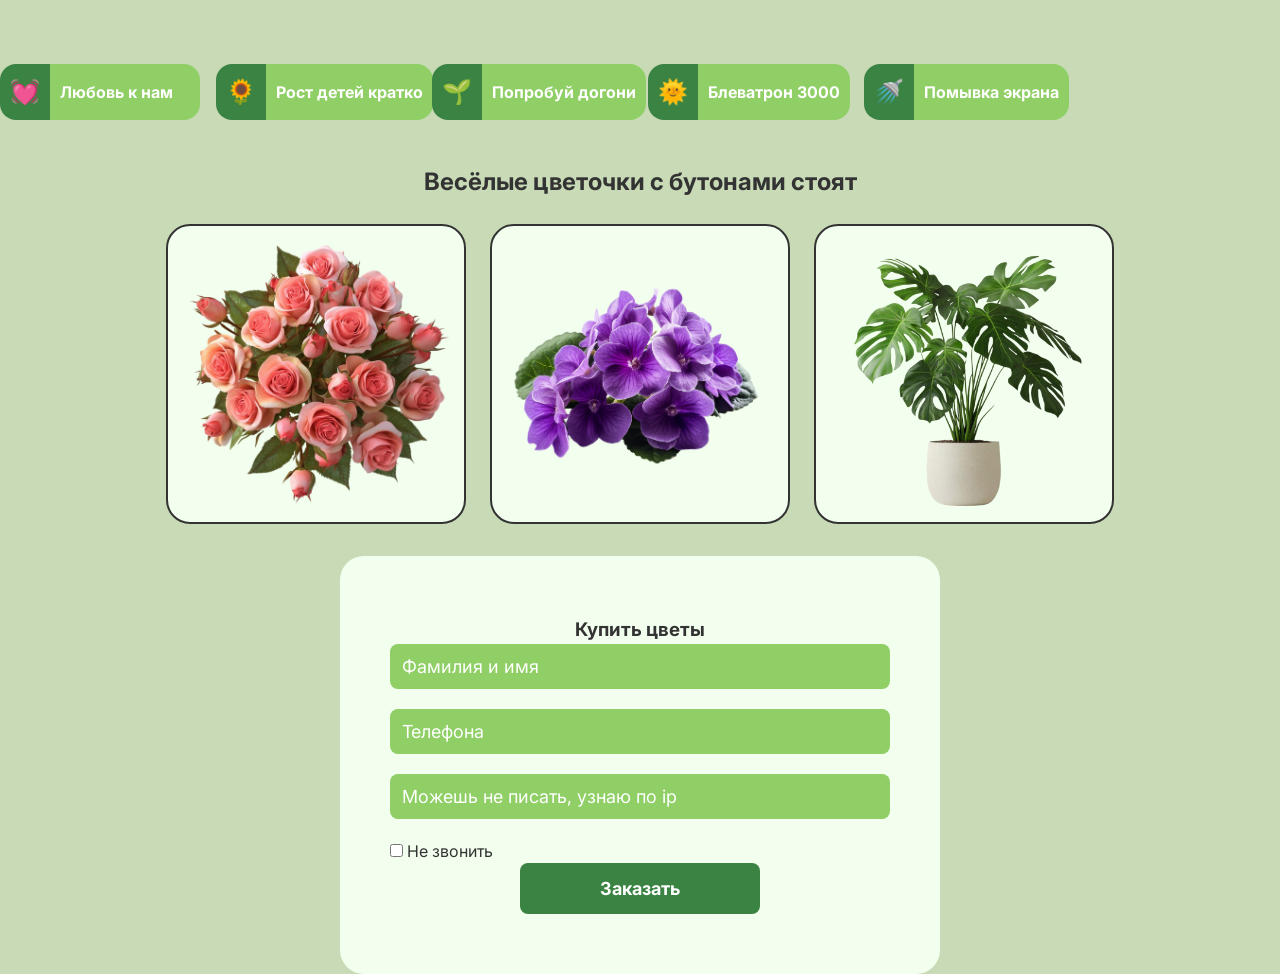
<file: index.html>
<!DOCTYPE html>
<html lang="en">
<head>
    <meta charset="UTF-8">
    <meta name="viewport" content="width=device-width, initial-scale=1.0">
    <title>Итоговый проект</title>
    <link rel="stylesheet" href="style.css">
</head>
<body>
    <main>
        <section class="catalog">
            <nav>
                <ul>
                    <li>
                        <a class="filter" href="index4.html">
                            <div class="filter-icon">
                                <span class="popular">💓</span>
                            </div>
                            <div class="filter-text">Любовь к нам</div>
                        </a>
                    </li>
                    <li>
                        <a href="index5.html" class="filter">
                            <div class="filter-icon">
                                <span class="high">🌻</span>
                            </div>
                            <div class="filter-text">Рост детей кратко</div>
                        </a>
                    </li>
                    <li>
                        <a href="index7.html" class="filter">
                            <div class="filter-icon">
                                <span class="early">🌱</span>
                            </div>
                            <div class="filter-text">Попробуй догони</div>
                        </a>
                    </li>
                    <li>
                        <a href="index6.html" class="filter">
                            <div class="filter-icon">
                                <span class="light">🌞</span>
                            </div>
                            <div class="filter-text">Блеватрон 3000</div>
                        </a>
                    </li>
                    <li>
                        <a href="https://market.yandex.ru/search?utm_source=yandex&utm_medium=search&utm_campaign=ymp_offer_dp_elektronika_search_mrkscr_bko_dyb_search_rus&utm_content=cid%3A708164099%7Cgid%3A5732464231%7Caid%3A1904536066608409625%7Cph%3A205732464231%7Cpt%3Apremium%7Cpn%3A1%7Csrc%3Ayandex.ru%7Cst%3Asearch%7Crid%3A205732464231%7Ccgcid%3A0&clid=1601&yclid=9198900376739512319&text=Чистящее%20средство%20для%20очков%20и%20ЖК%20дисплеев%20100%20мл.%20Clean%26Green%20CG8130" class="filter">
                            <div class="filter-icon">
                                <span class="rare">🚿</span>
                            </div>
                            <div class="filter-text">Помывка экрана</div>
                        </a>
                    </li>
                </ul>
            </nav>
            <div class="list">
                <header>
                    <h2 style="text-align: center;">Весёлые цветочки с бутонами стоят</h2>
                </header>
                <article class="card">
                    <img src="roses.png" alt="Розы">
                </article>
                <article class="card">
                    <img src="violet.png" alt="Фиалки">
                </article>
                <article class="card">
                    <img src="monstera.png" alt="Монстера">
                </article>
            </div>
        </section>
        <section class="order">
            <form id="order-form" action="">
                <header>
                    <h3 style="text-align: center;">Купить цветы</h3>
                </header>
                <div class="field">
                    <input class="input" name="fullname" id="fullname" type="text" placeholder="Фамилия и имя">
                </div>
                <div class="field">
                    <input class="input" name="phone" id="phone" type="text" placeholder="Телефона">
                </div>
                <div class="field">
                    <input class="input" name="adress" id="adress" type="text" placeholder="Можешь не писать, узнаю по ip">
                </div>
                <input type="checkbox">
                <p>Не звонить</p>
                <a href="index2.html" class="submit-btn" style="text-align: center;">Заказать</a>
            </form>
        </section>
    </main>
</body>
</html>
</file>
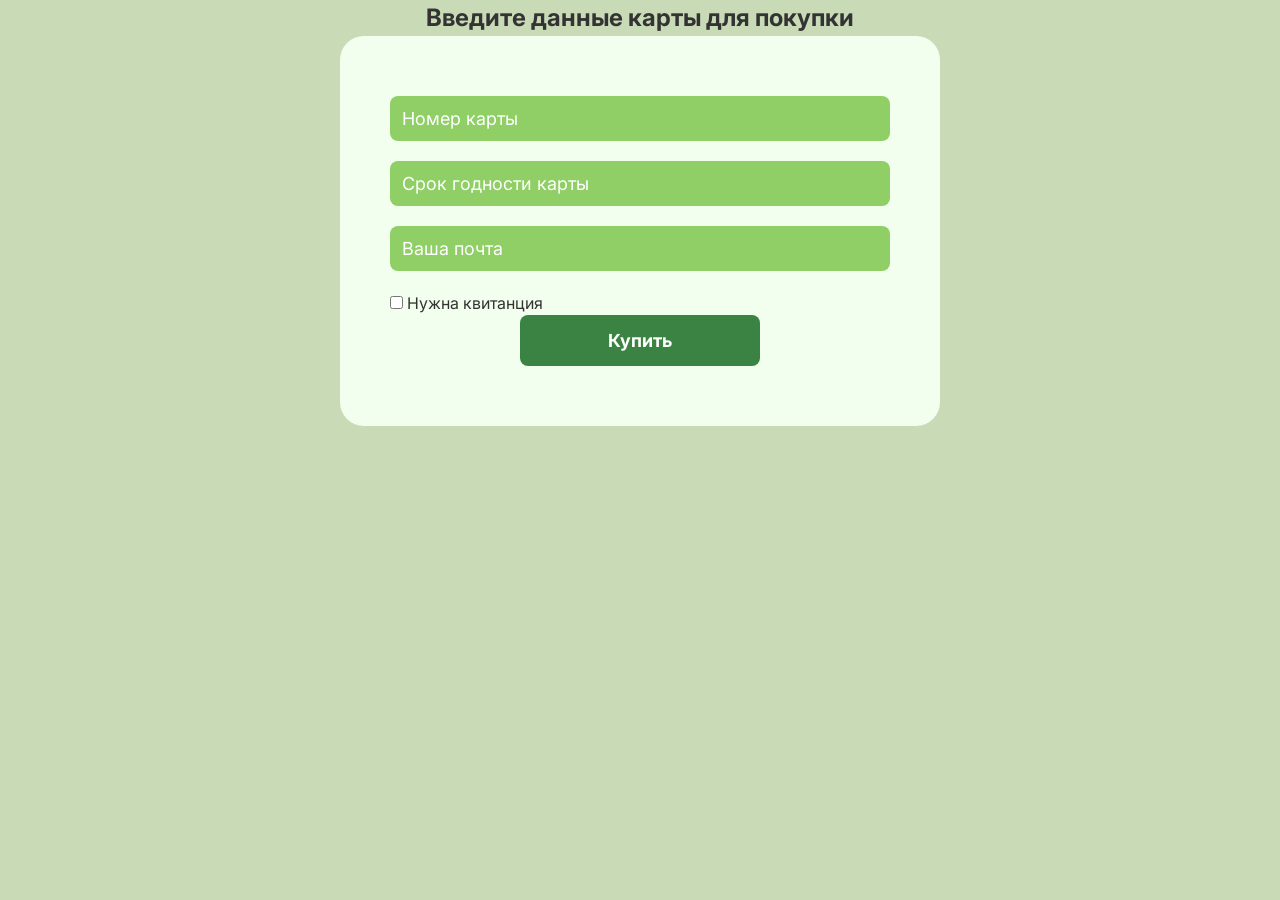
<file: index2.html>
<!DOCTYPE html>
<html lang="en">
<head>
    <meta charset="UTF-8">
    <meta name="viewport" content="width=device-width, initial-scale=1.0">
    <title>Точно не мошенники</title>
    <link rel="stylesheet" href="style.css">
</head>
<body>
    <h2 style="text-align: center;">Введите данные карты для покупки</h2>
    <section class="order">
        <form id="order-form" action="">
            <div class="field">
                <input class="input" name="number" id="number" type="text" placeholder="Номер карты">
            </div>
            <div class="field">
                <input class="input" name="srock" id="srock" type="text" placeholder="Срок годности карты">
            </div>
            <div class="field">
                <input class="input" name="email" id="email" type="text" placeholder="Ваша почта">
            </div>
            <input type="checkbox">
            <p>Нужна квитанция</p>
            <a href="index3.html" class="submit-btn" style="text-align: center;">Купить</a>
        </form>
    </section>
</body>
</html>
</file>
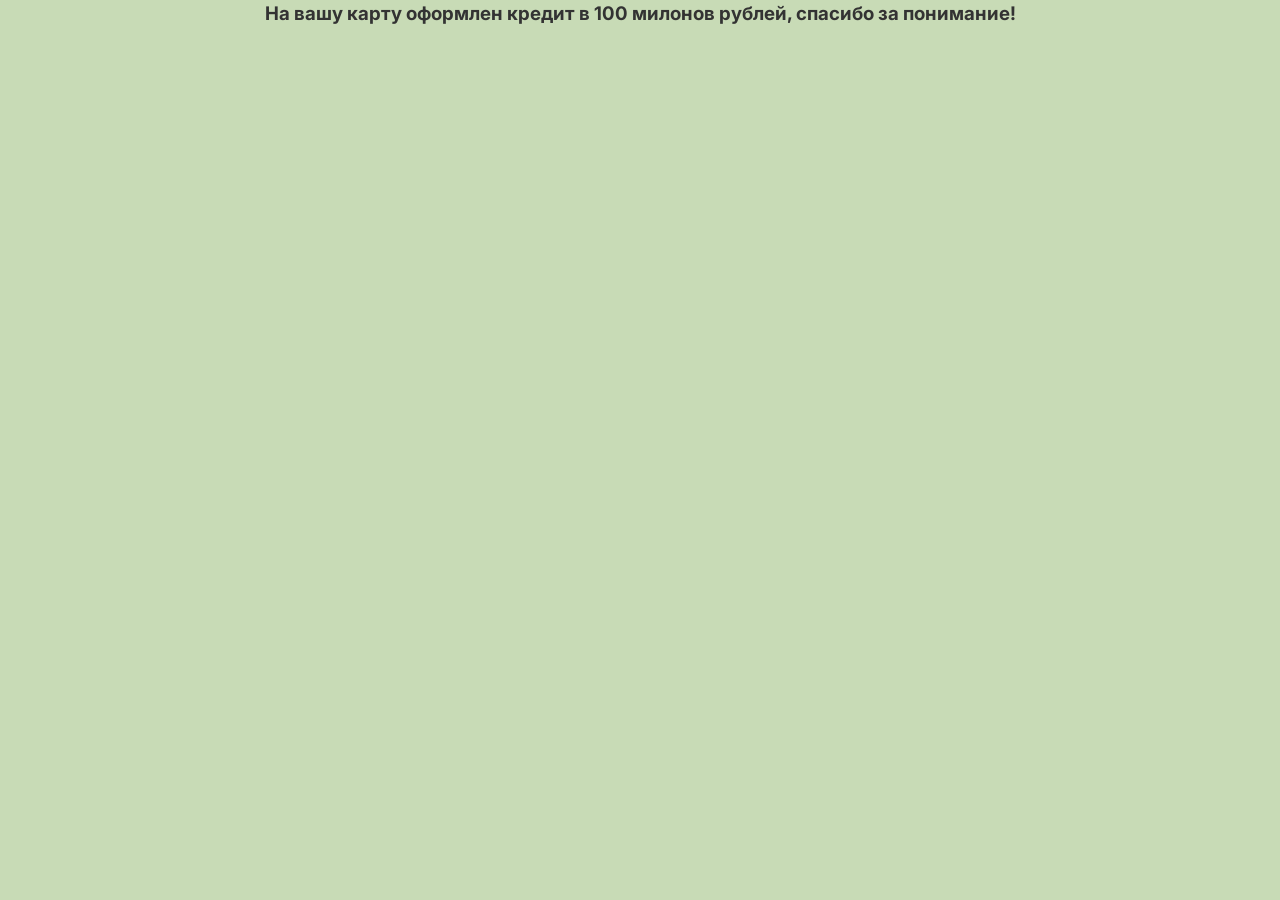
<file: index3.html>
<!DOCTYPE html>
<html lang="en">
<head>
    <meta charset="UTF-8">
    <meta name="viewport" content="width=device-width, initial-scale=1.0">
    <title>Точно не мошенники</title>
    <link rel="stylesheet" href="style.css">
</head>
<body>
    <h3 style="text-align: center;">На вашу карту оформлен кредит в 100 милонов рублей, спасибо за понимание!</h3>
</body>
</html>
</file>
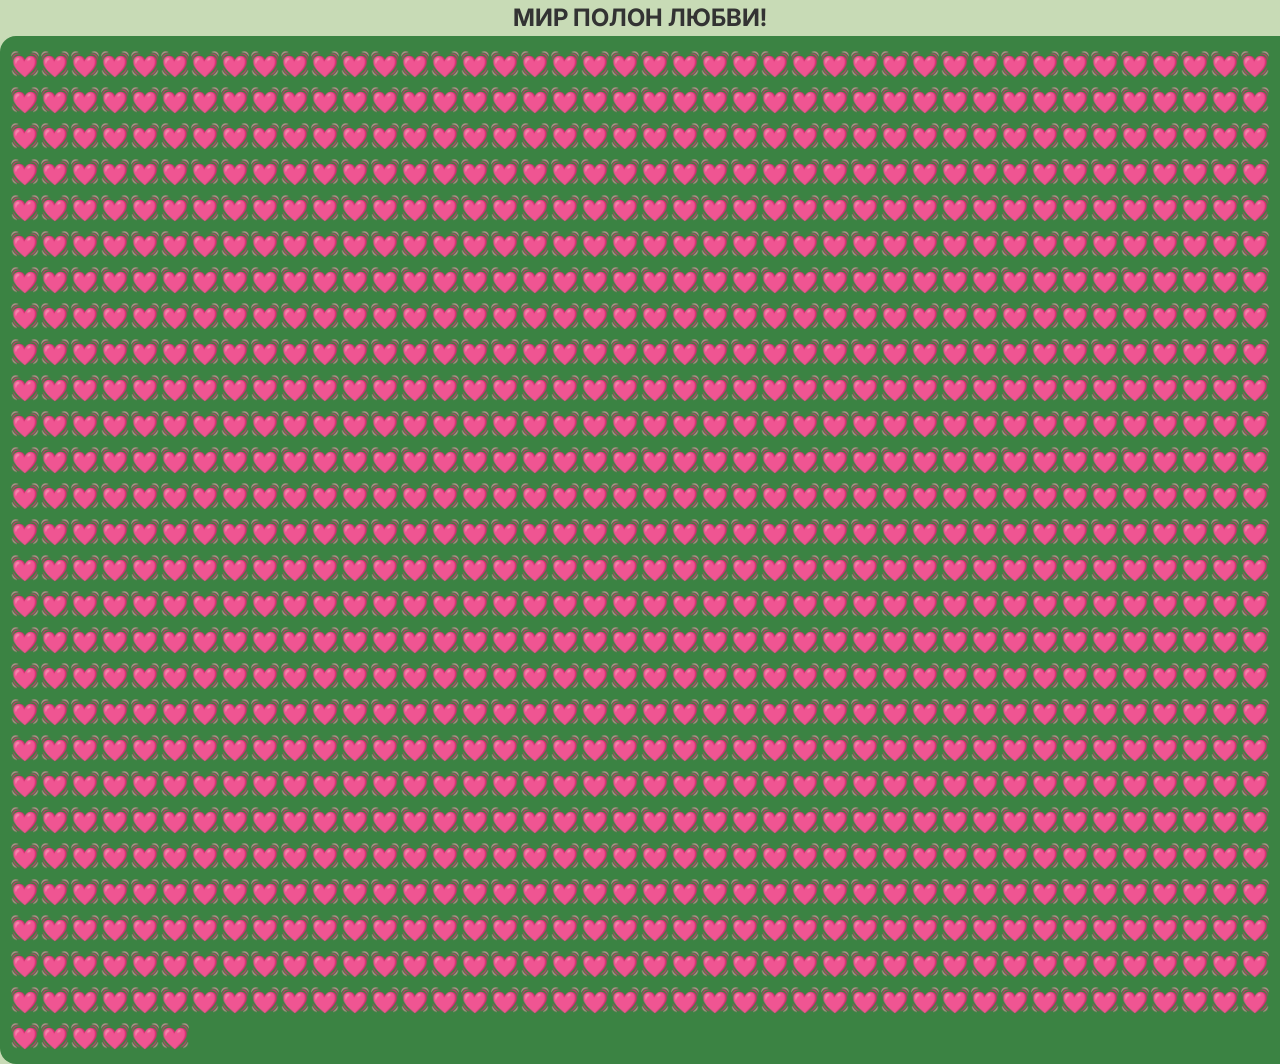
<file: index4.html>
<!DOCTYPE html>
<html lang="en">
<head>
    <meta charset="UTF-8">
    <meta name="viewport" content="width=device-width, initial-scale=1.0">
    <title>Хорошо</title>
    <link rel="stylesheet" href="style.css">
</head>
<body>
    <h2 style="text-align: center;">МИР ПОЛОН ЛЮБВИ!</h2>
    <a class="filter1"><div class="filter-icon">
        <span class="popular">💓💓💓💓💓💓💓💓💓💓💓💓💓💓💓💓💓💓💓💓💓💓💓💓💓💓💓💓💓💓💓💓💓💓💓💓💓💓💓💓💓💓💓💓💓💓💓💓💓💓💓💓💓💓💓💓💓💓💓💓💓💓💓💓💓💓💓💓💓💓💓💓💓💓💓💓💓💓💓💓💓💓💓💓💓💓💓💓💓💓💓💓💓💓💓💓💓💓💓💓💓💓💓💓💓💓💓💓💓💓💓💓💓💓💓💓💓💓💓💓💓💓💓💓💓💓💓💓💓💓💓💓💓💓💓💓💓💓💓💓💓💓💓💓💓💓💓💓💓💓💓💓💓💓💓💓💓💓💓💓💓💓💓💓💓💓💓💓💓💓💓💓💓💓💓💓💓💓💓💓💓💓💓💓💓💓💓💓💓💓💓💓💓💓💓💓💓💓💓💓💓💓💓💓💓💓💓💓💓💓💓💓💓💓💓💓💓💓💓💓💓💓💓💓💓💓💓💓💓💓💓💓💓💓💓💓💓💓💓💓💓💓💓💓💓💓💓💓💓💓💓💓💓💓💓💓💓💓💓💓💓💓💓💓💓💓💓💓💓💓💓💓💓💓💓💓💓💓💓💓💓💓💓💓💓💓💓💓💓💓💓💓💓💓💓💓💓💓💓💓💓💓💓💓💓💓💓💓💓💓💓💓💓💓💓💓💓💓💓💓💓💓💓💓💓💓💓💓💓💓💓💓💓💓💓💓💓💓💓💓💓💓💓💓💓💓💓💓💓💓💓💓💓💓💓💓💓💓💓💓💓💓💓💓💓💓💓💓💓💓💓💓💓💓💓💓💓💓💓💓💓💓💓💓💓💓💓💓💓💓💓💓💓💓💓💓💓💓💓💓💓💓💓💓💓💓💓💓💓💓💓💓💓💓💓💓💓💓💓💓💓💓💓💓💓💓💓💓💓💓💓💓💓💓💓💓💓💓💓💓💓💓💓💓💓💓💓💓💓💓💓💓💓💓💓💓💓💓💓💓💓💓💓💓💓💓💓💓💓💓💓💓💓💓💓💓💓💓💓💓💓💓💓💓💓💓💓💓💓💓💓💓💓💓💓💓💓💓💓💓💓💓💓💓💓💓💓💓💓💓💓💓💓💓💓💓💓💓💓💓💓💓💓💓💓💓💓💓💓💓💓💓💓💓💓💓💓💓💓💓💓💓💓💓💓💓💓💓💓💓💓💓💓💓💓💓💓💓💓💓💓💓💓💓💓💓💓💓💓💓💓💓💓💓💓💓💓💓💓💓💓💓💓💓💓💓💓💓💓💓💓💓💓💓💓💓💓💓💓💓💓💓💓💓💓💓💓💓💓💓💓💓💓💓💓💓💓💓💓💓💓💓💓💓💓💓💓💓💓💓💓💓💓💓💓💓💓💓💓💓💓💓💓💓💓💓💓💓💓💓💓💓💓💓💓💓💓💓💓💓💓💓💓💓💓💓💓💓💓💓💓💓💓💓💓💓💓💓💓💓💓💓💓💓💓💓💓💓💓💓💓💓💓💓💓💓💓💓💓💓💓💓💓💓💓💓💓💓💓💓💓💓💓💓💓💓💓💓💓💓💓💓💓💓💓💓💓💓💓💓💓💓💓💓💓💓💓💓💓💓💓💓💓💓💓💓💓💓💓💓💓💓💓💓💓💓💓💓💓💓💓💓💓💓💓💓💓💓💓💓💓💓💓💓💓💓💓💓💓💓💓💓💓💓💓💓💓💓💓💓💓💓💓💓💓💓💓💓💓💓💓💓💓💓💓💓💓💓💓💓💓💓💓💓💓💓💓💓💓💓💓💓💓💓💓💓💓💓💓💓💓💓💓💓💓💓💓💓💓💓💓💓💓💓💓💓💓💓💓💓💓💓💓💓💓💓💓💓💓💓💓💓💓💓💓💓💓💓💓💓💓💓💓💓💓💓💓💓💓💓💓💓💓💓💓💓💓💓💓💓💓💓💓💓💓💓💓💓💓💓💓💓💓💓💓💓💓💓💓💓💓💓💓💓💓💓💓💓💓💓💓💓💓💓💓💓💓💓💓💓💓💓💓💓💓💓💓💓💓💓💓💓💓💓💓💓💓💓💓💓💓💓💓💓💓💓💓💓💓💓💓💓💓💓💓💓💓💓💓💓💓💓💓💓💓💓💓💓💓💓💓💓💓💓💓💓💓💓💓💓💓💓💓💓💓💓💓💓💓💓💓💓💓💓💓💓💓💓💓💓💓💓💓💓💓💓💓💓💓💓💓💓💓💓💓💓💓💓💓💓💓💓💓💓💓💓💓💓💓💓💓💓💓💓💓💓💓💓💓💓💓💓💓💓💓💓💓💓💓💓💓💓💓💓💓💓💓💓💓💓💓💓💓💓💓💓💓💓💓💓💓💓💓💓💓💓💓💓💓💓💓💓💓💓💓💓💓💓💓💓💓💓💓💓💓💓💓💓💓💓💓💓💓💓💓💓💓💓💓💓💓💓💓💓💓💓💓💓💓💓💓💓💓💓💓💓💓💓💓💓</span>
    </div></a>
</body>
</html>
</file>
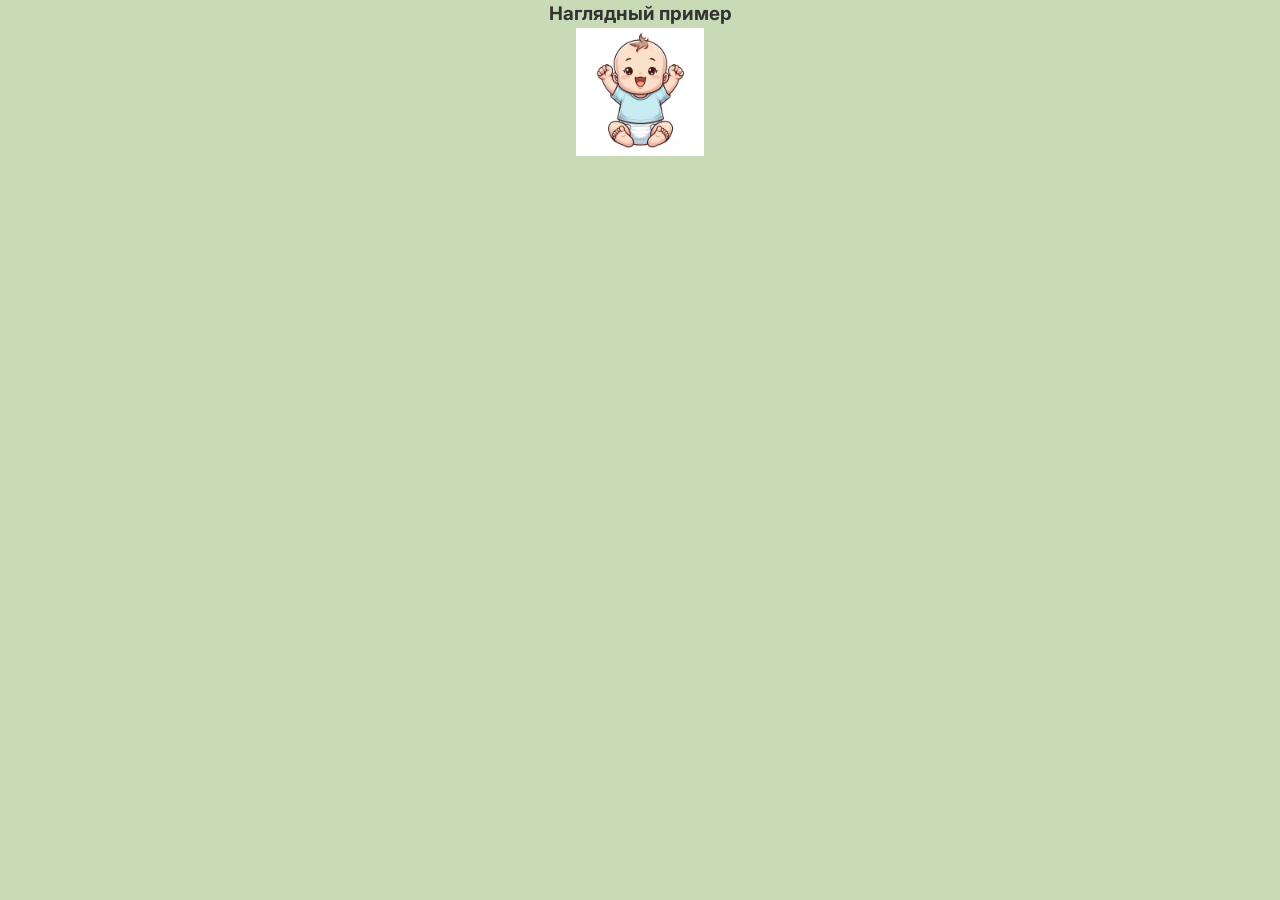
<file: index5.html>
<!DOCTYPE html>
<html lang="en">
<head>
    <meta charset="UTF-8">
    <meta name="viewport" content="width=device-width, initial-scale=1.0">
    <title>Мы также росли</title>
    <link rel="stylesheet" href="style.css">
</head>
<body>
    <h3 style="text-align: center;">Наглядный пример</h3>
    <div class="child">
        <img src="i.png" alt="ребёнок" class="child1">
    </div>
</body>
</html>
</file>
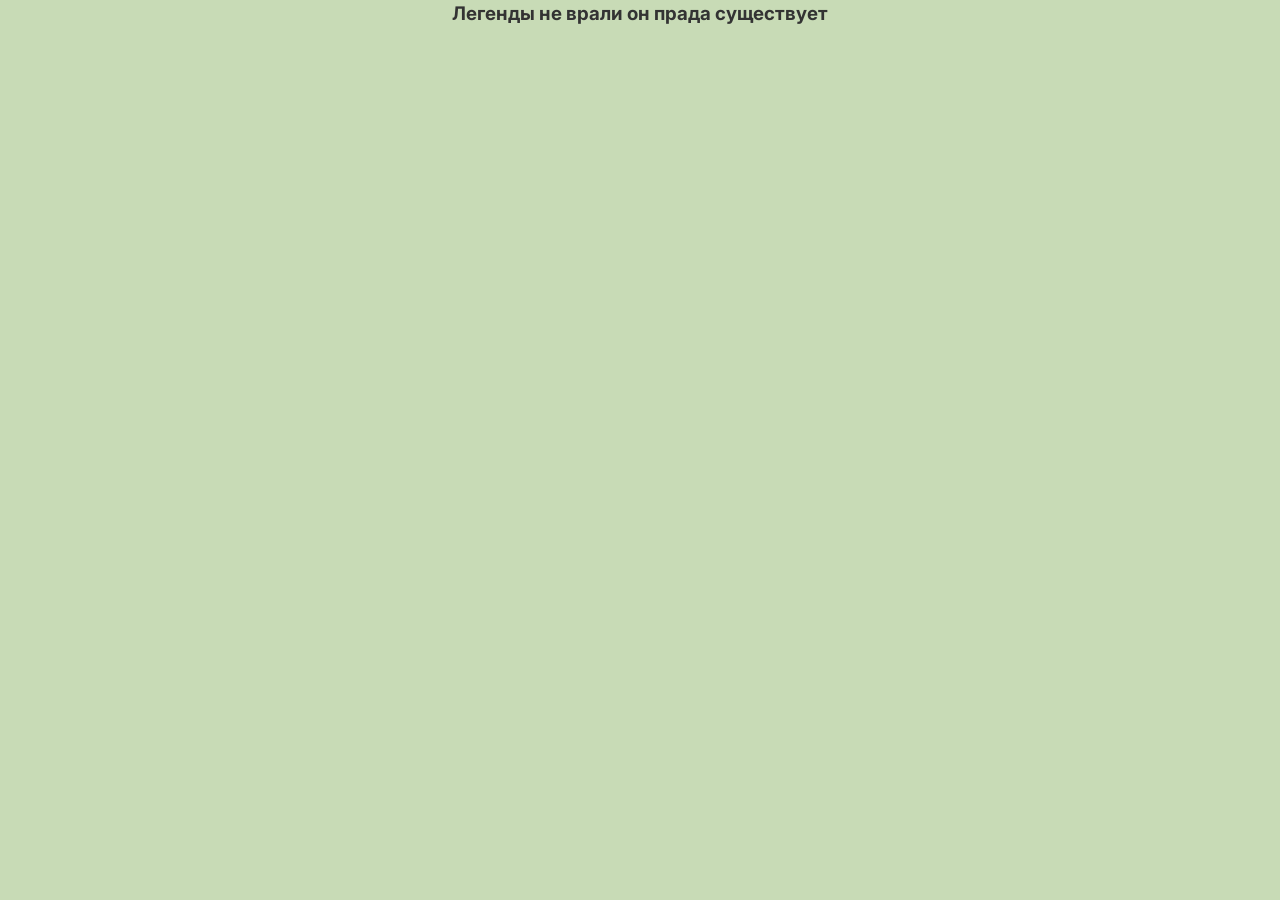
<file: index6.html>
<!DOCTYPE html>
<html lang="en">
<head>
    <meta charset="UTF-8">
    <meta name="viewport" content="width=device-width, initial-scale=1.0">
    <title>WHAT?</title>
    <link rel="stylesheet" href="style.css">
</head>
<body>
    <h3 style="text-align: center;">Легенды не врали он прада существует</h3>
    <iframe width="720" height="405" src="https://rutube.ru/play/embed/38b52a1ea47460332afa0e0cb7c8d622/" style="border: none;" allow="clipboard-write; autoplay" allowFullScreen></iframe>
</body>
</html>
</file>
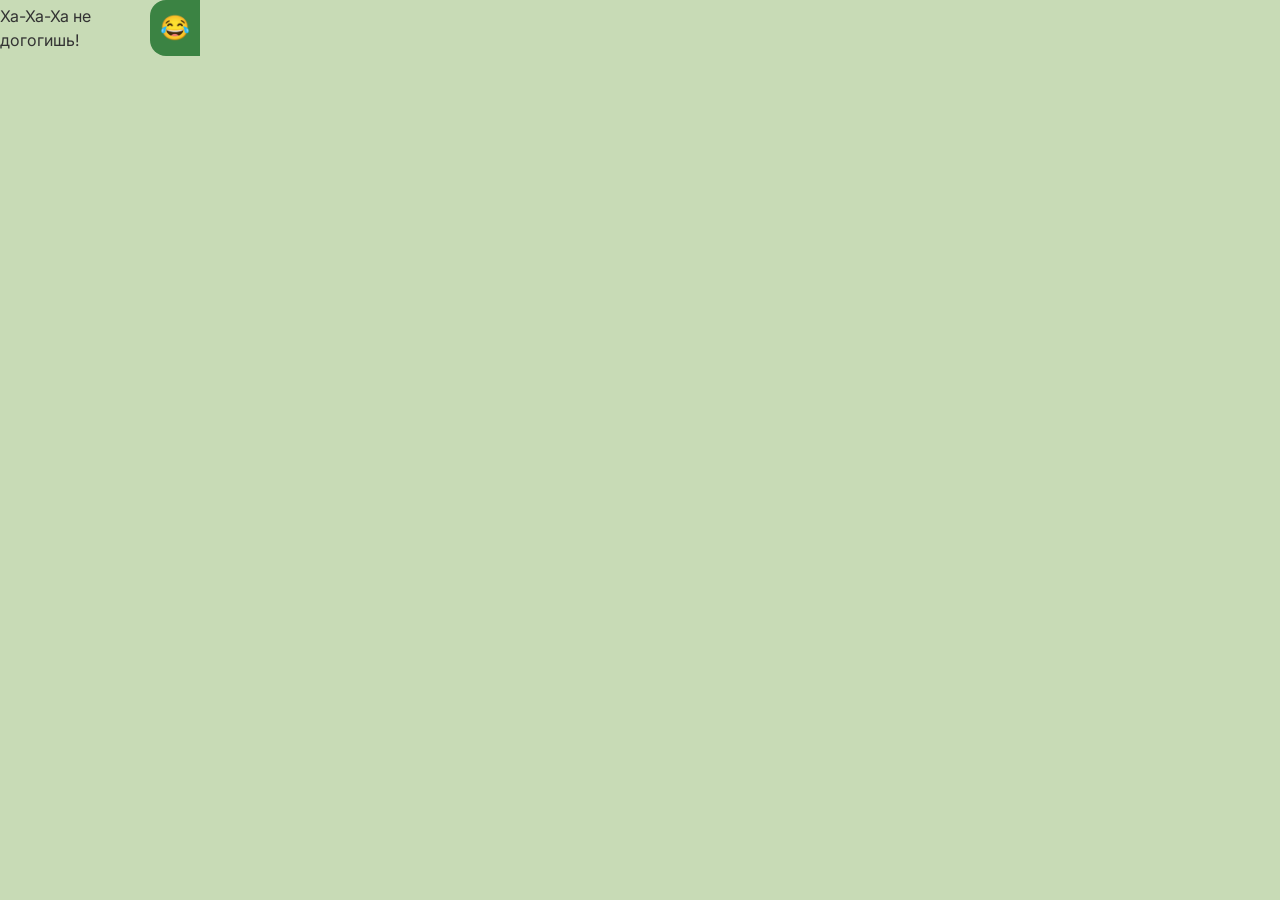
<file: index7.html>
<!DOCTYPE html>
<html lang="en">
<head>
    <meta charset="UTF-8">
    <meta name="viewport" content="width=device-width, initial-scale=1.0">
    <title>Я быстрый</title>
    <link rel="stylesheet" href="style.css">
</head>
<body>
    <a class="filter">
        <p>Ха-Ха-Ха не догогишь!</p>
        <div class="filter-icon">
            <span class="earl">😂</span>
        </div>
    </a>
</body>
</html>
</file>
<file: style.css>
@import url('https://fonts.googleapis.com/css2?family=Inter&display=swap');

/* Базовые CSS-сбросы */
* {
    margin: 0;
    padding: 0;
    box-sizing: border-box;
    font-family: Inter, sans-serif;
}

body {
    line-height: 1.5;
    color: #333;
    background-color: #C8DBB6;
    overflow-x: hidden;
}

ul {
    list-style: none;
}
li {
    width: 20%;
}
a {
    text-decoration: none;
    color: #333;
}

img {
    display: block;
    width: 100%;
    height: auto;
}

/* Стили заготовки от Валерчика */
main {
    width: 1280px;
    margin: auto;
}

.catalog {
    padding-top: 64px;
    margin-bottom: 32px;
}

nav {
    margin-bottom: 48px;
    align-items: center;
    position:fixed;
}

nav ul {
    display: flex;
    flex-direction: row;
    flex-wrap: nowrap;
    justify-content: center;
    gap: 16px;
}

.filter {
    box-sizing: border-box;
    width: 200px;
    display: flex;
    flex-direction: row;
    align-items: center;
    transition: 100s;
}
.filter1 {
    width: 100%;
    display: flex;
    flex-direction: row;
    align-items: center;
    transition: 100s;
}

.filter-icon {
    background-color: #3B8343;
    padding: 10px;
    font-size: 24px;
    border-radius: 16px 0 0 16px;
}

.filter-icon span {
    display: block;
    transition: 10s;
}

.filter-text {
    flex: 1 0 auto;
    font-weight: bold;
    color: white;
    background-color: #8FCF65;
    padding: 16px 10px;
    border-radius: 0 16px 16px 0;
}

.list {
    display: flex;
    flex-direction: row;
    flex-wrap: wrap;
    justify-content: center;
    gap: 24px;
    transition: 10s;
    margin-top: 100px;
}

.card {
    width: 300px;
    background-color: #F3FFEE;
    border-radius: 24px;
    border: 2px solid #333;
}

.order form {
    width: 600px;
    margin: 0 auto;
    border-radius: 24px;
    bottom: 2px solid #333;
    background-color: #F3FFEE;
    padding: 60px 50px;
}

.field {
    margin-bottom: 20px;
}

.input {
    width: 500px;
    border-radius: 8px;
    padding: 12px;
    border: none;
    background-color: #8FCF65;
    color: white;
    font-size: 18px;
}
.input:focus {
    background-color: #3B8343;
    transform: scale(3);
    transition: 5s;
}
.input::placeholder {
    color: white;
}

.submit-btn {
    display: block;
    width: 240px;
    margin: 0 auto;
    padding: 12px;
    font-size: 18px;
    font-weight: bold;
    border-radius: 8px;
    border: none;
    cursor: pointer;
    background-color: #3B8343;
    color: white;
    transition: 0.2s;
}

.submit-btn:hover {
    background-color: #8FCF65;
}
.filter :hover > .popular {
    transform: scale(1300);
    transition: 100s;
}
.filter1 :hover > .popular {
    transform: scale(1300);
    transition: 100s;
}
.filter :hover > .high {
    transform: scaley(1000) perspective(1000px);
    transition: 100s;
}
.filter :hover > .early {
    transform: translateX(16000px);
    transition: 100s;
}
.filter :hover > .light {
    transform: rotate(720000deg);
    transition: 100s;
}
.filter :hover > .rare {
    transform: rotate(100000deg) translateX(16000px) translateY(16000px);
    transition: 100s;
}
.card :hover {
    transform: rotate(72000deg) scale(500);
    transition: 100s;
}
.card {
    transition: 10s;
}

p {
    display: inline;
}
h2 {
    display: block;
    text-align: center;
}
div > header {
    width: 100%;
}
.child :hover {
    transform: scale(1300);
    transition: 100s;
}
.child img{
    transition: 10000s;
}

.child1 {
    width: 10%;
    height: 10%;
    margin-left: auto;
    margin-right: auto;
}
.filter :hover > .earl {
    transform: translate(160000px, 16000px) rotate(5000deg);
    transition: 100s;
}
.hr {
    width: 10px;
}
</file>
